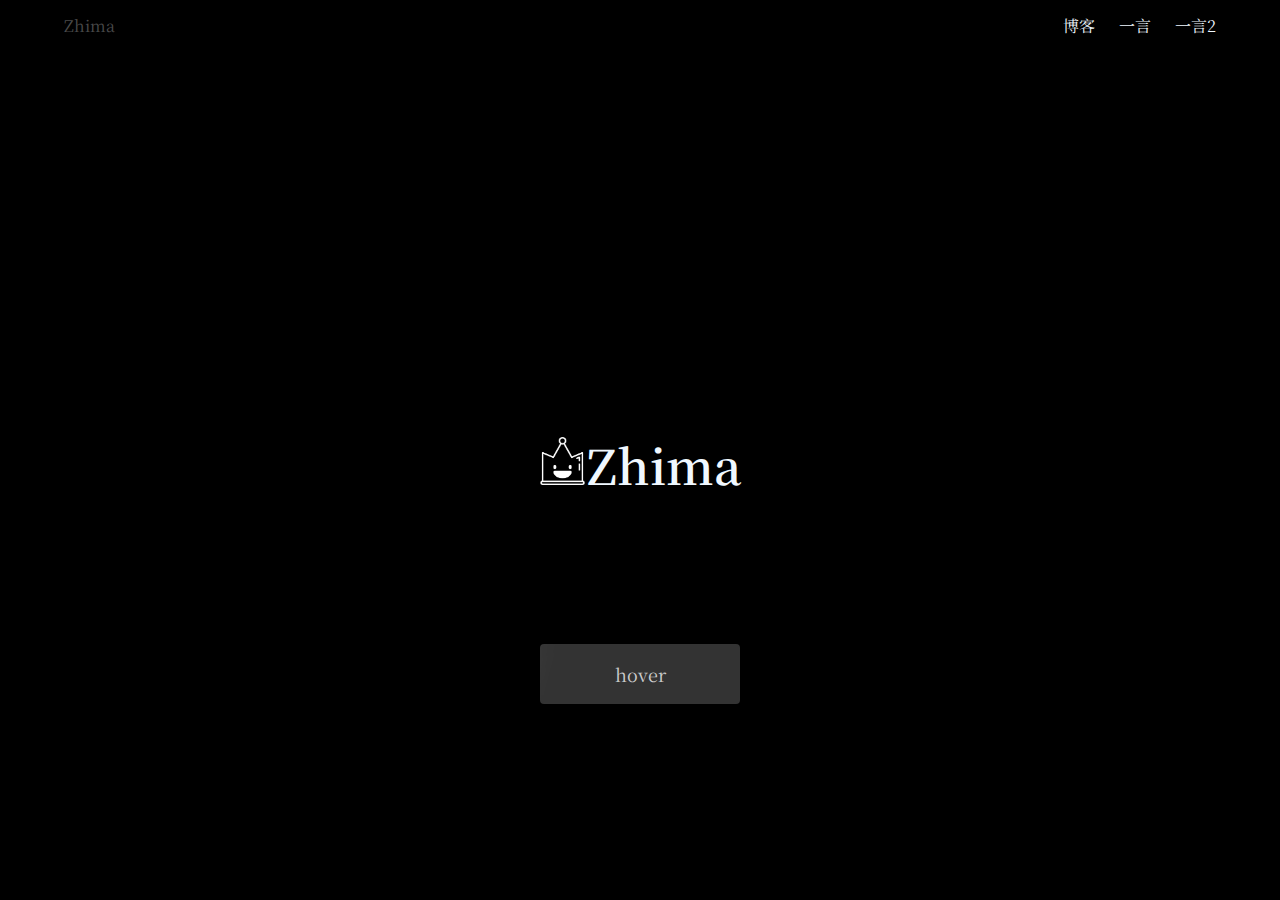
<file: index.html>
<!DOCTYPE html>
<html lang="en">

<head>
    <meta charset="UTF-8">
    <meta name="viewport" content="width=device-width, initial-scale=1.0">
    <title>Zhima</title>
    <link rel="stylesheet" href="./css/normalize.css">
    <link rel="stylesheet" href="./css/bulma.css">
    <link rel="stylesheet" href="./css/main.css">
    <!-- <link rel="stylesheet" href="css/debug.css"> -->
    <link href='https://fonts.googleapis.com/css?family=Noto+Serif+SC:600&subset=chinese-simplified' rel='stylesheet' type='text/css'>
    
</head>

<body>
    <section id="hero-color1" class="hero is-fullheight">
        <!-- Hero head: will stick at the top -->
        <div class="hero-head">
            <header class="navbar">
                <div class="container">
                    <div class="navbar-brand">
                        <a class="navbar-item">
                            Zhima
                        </a>
                    </div>
                    <div class="navbar-menu">
                        <div class="navbar-end">
                            <a class="navbar-item color-white">
                                博客
                            </a>
                            <a class="navbar-item color-white" href="./html/yiyan.html">
                                一言
                            </a>
                            <a class="navbar-item color-white" href="./html/yiyan2.html">
                                一言2
                            </a>
                        </div>
                    </div>
                </div>
            </header>
        </div>

        <!-- Hero content: will be in the middle -->
        <div class="hero-body">
            <div class="container has-text-centered">
                <h1 id="h1-size1" class="title color-white">
                    <img src="img/logo.png">Zhima
                </h1>
                <button>hover</button>
            </div>
        </div>


    </section>
    <!-- <script src="./js/main.js"></script> -->
</body>

</html>
</file>
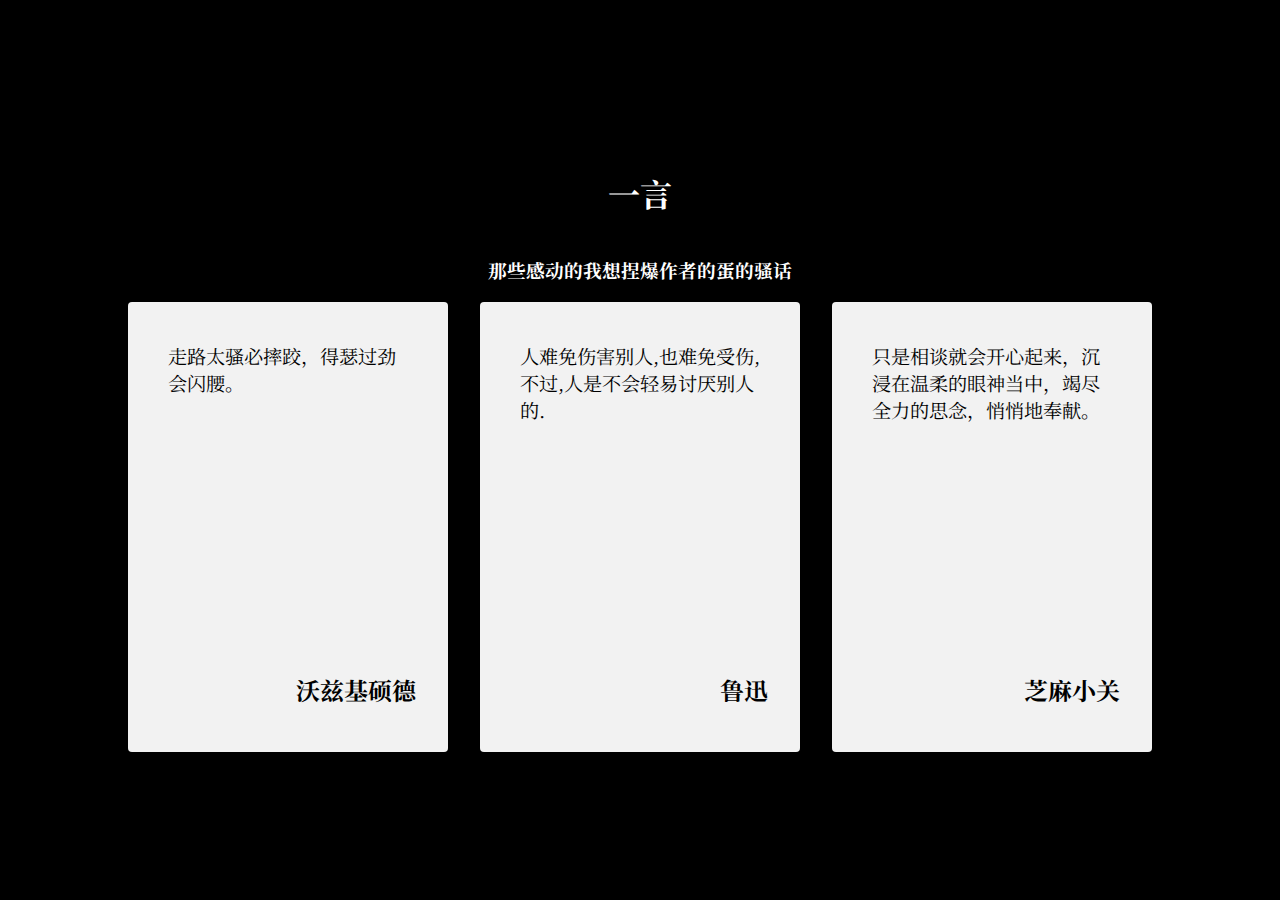
<file: html/yiyan.html>
<!DOCTYPE html>
<html lang="en">

<head>
  <meta charset="UTF-8">
  <title>一言</title>


  <link href='https://fonts.googleapis.com/css?family=Noto+Serif+SC:600&subset=chinese-simplified' rel='stylesheet' type='text/css'>
  <link rel="stylesheet" href="../css/yiyan.css">


</head>

<body>

  <h1>一言</h1>
  <h3>那些感动的我想捏爆作者的蛋的骚话</h3>
  <div class="quotes">
    <div class="card">
      <div class="box box1">
        <p>走路太骚必摔跤，得瑟过劲会闪腰。 </p>
        <h2>沃兹基硕德</h2>
      </div>
      <div class="bg"></div>
    </div>
    <div class="card">
      <div class="box box2">
        <p>人难免伤害别人,也难免受伤,不过,人是不会轻易讨厌别人的.</p>
        <h2>鲁迅</h2>
      </div>
      <div class="bg"></div>
    </div>
    <div class="card">
      <div class="box box3">
        <p>只是相谈就会开心起来，沉浸在温柔的眼神当中，竭尽全力的思念，悄悄地奉献。</p>
        <h2>芝麻小关</h2>
      </div>
      <div class="bg"></div>
    </div>
  </div>



</body>

</html>
</file>
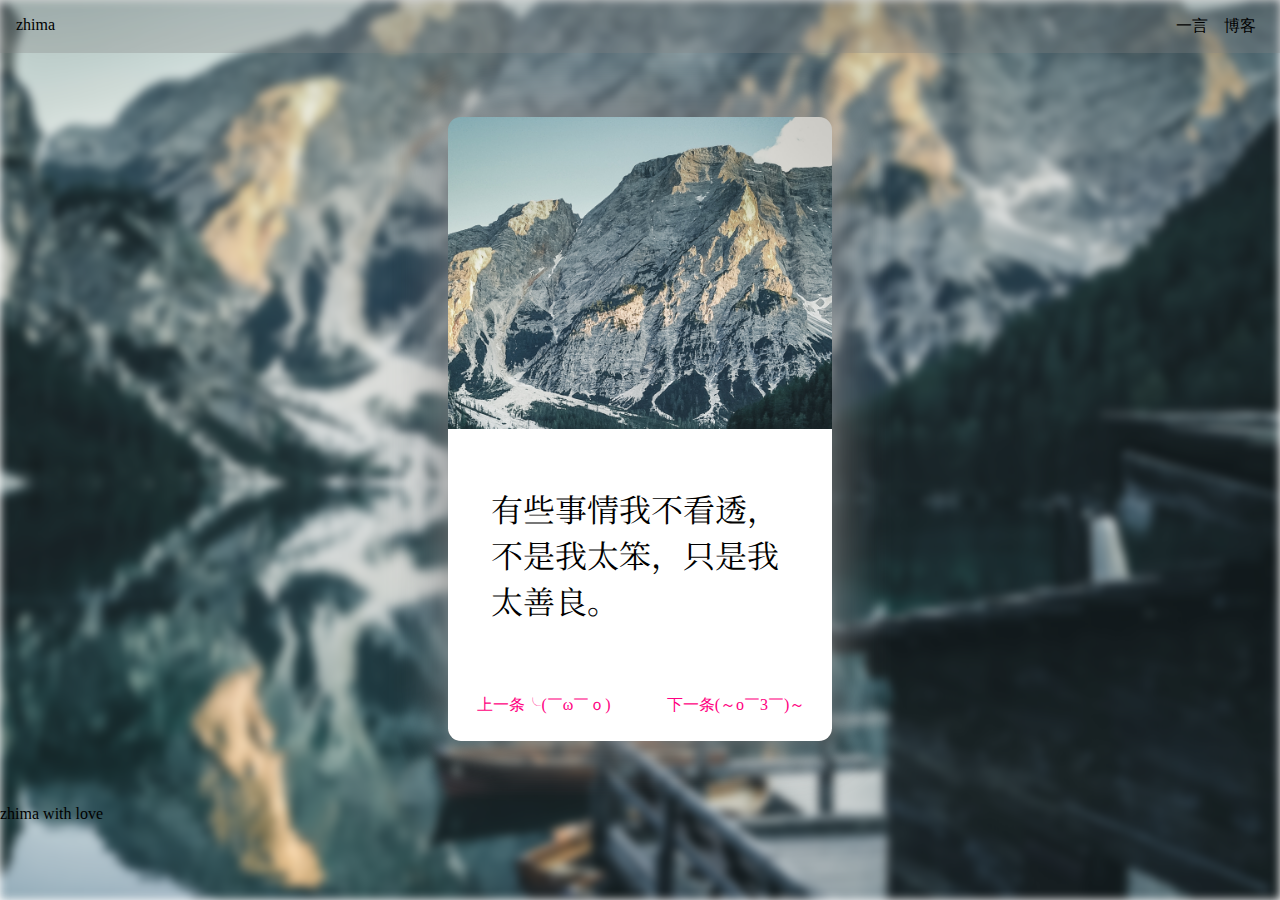
<file: html/yiyan2.html>
<!DOCTYPE html>
<html lang="en">
<head>
    <meta charset="UTF-8">
    <meta name="viewport" content="width=device-width, initial-scale=1.0">
    <title>一言</title>
    <link href="https://fonts.googleapis.com/css?family=Noto+Serif+SC:500&amp;subset=chinese-simplified" rel="stylesheet">
    <link rel="stylesheet" href="../css/yiyan2.css">

    <!-- <link rel="stylesheet" href="debug.css"> -->
</head>

<body>
    <div class="bg"></div>
    <div class="mengban"></div>
    <div class="nav row">
            <div class="logo col-2">
                zhima
            </div> 
        <div class="menu col-10">
            <span class="menu-item">博客</span>
            <span class="menu-item">一言</span>
        </div>    
    </div>
    <div class="main">
        <div class="main-content">
            <div class="yiyan">有些事情我不看透，不是我太笨，只是我太善良。</div>

        </div>
        <div class="main-page">
        <a class="page-item1" href="">上一条╰(￣ω￣ｏ)</a>
        <a class="page-item2" href="">下一条(～o￣3￣)～</a>
        </div>
    </div>
    <div class="footer">
        <p>zhima with love</p>
    </div>


</body>
</html>
</file>
<file: css/main.css>
body {
    font-family: 'Noto Serif SC', serif;
}
#hero-color1 {
    background-color: black;
}

#h1-size1 {
    font-size: 3em;
}
#h1-size1 img {
    height: 1em;
}
.color-white{
    color: aliceblue;
}
a.navbar-item:hover {
  background-color: #ff0081;
  color: white;
}

/* ----------------------- */

button {
    position: absolute;
    left: 50%;
    top: 300%;
    -webkit-transform: translateX(-50%) translateY(-50%);
            transform: translateX(-50%) translateY(-50%);
  }
  
  
  
  button {
    background: #333;
    color: #ccc;
    width: 200px;
    height: 60px;
    border: 0;
    font-size: 18px;
    border-radius: 4px;
    font-family: 'Noto Serif SC', sans-serif;
    transition: .6s;
    overflow: hidden;
  }
  button:focus {
    outline: 0;
  }
  button:before {
    content: '';
    display: block;
    position: absolute;
    background: rgba(255, 255, 255, 0.5);
    width: 60px;
    height: 100%;
    left: 0;
    top: 0;
    opacity: .5;
    -webkit-filter: blur(30px);
            filter: blur(30px);
    -webkit-transform: translateX(-100px) skewX(-15deg);
            transform: translateX(-100px) skewX(-15deg);
  }
  button:after {
    content: '';
    display: block;
    position: absolute;
    background: rgba(255, 255, 255, 0.2);
    width: 30px;
    height: 100%;
    left: 30px;
    top: 0;
    opacity: 0;
    -webkit-filter: blur(5px);
            filter: blur(5px);
    -webkit-transform: translateX(-100px) skewX(-15deg);
            transform: translateX(-100px) skewX(-15deg);
  }
  button:hover {
    background: #ff0081;
    cursor: pointer;
  }
  button:hover:before {
    -webkit-transform: translateX(300px) skewX(-15deg);
            transform: translateX(300px) skewX(-15deg);
    opacity: 0.6;
    transition: .7s;
  }
  button:hover:after {
    -webkit-transform: translateX(300px) skewX(-15deg);
            transform: translateX(300px) skewX(-15deg);
    opacity: 1;
    transition: .7s;
  }
</file>
<file: css/debug.css>
/*! debug.css | MIT License | zaydek.github.com/debug.css */
*:not(path):not(g) {
	color:                    hsla(210, 100%, 100%, 1) !important;
	background:               hsla(210, 100%,  50%, 0.1) !important;
	outline:    solid 0.25rem hsla(210, 100%, 100%, 0.1) !important;

	box-shadow: none !important;
}
</file>
<file: css/yiyan.css>
body {
  font-family: 'Noto Serif SC', sans-serif;
  margin: 0;
  padding: 0;
  display: flex;
  flex-direction: column;
  justify-content: center;
  align-items: center;
  min-height: 100vh;
  background-color: black;
  -webkit-font-smoothing: antialiased;
  -moz-osx-font-smoothing: grayscale;
}

h1,
h3 {
  color: white;
}

.quotes {
  width: 80vw;
  min-height: 400px;
  display: flex;
  flex-wrap: wrap;
  justify-content: space-between;
  z-index: 2;
}

.quotes .box {
  position: relative;
  width: 25vw;
  height: 50vh;
  min-height: 320px;
  background: #f2f2f2;
  overflow: hidden;
  transition: all 0.5s ease-in;
  z-index: 2;
  box-sizing: border-box;
  padding: 30px;
  /* box-shadow: -10px 25px 50px rgba(0, 0, 0, 0.3); */
  border-radius: 4px;
}



.quotes .box p {
  margin: 0;
  padding: 10px;
  font-size: 1.2rem;
}

.quotes .box h2 {
  position: absolute;
  margin: 0;
  padding: 0;
  bottom: 10%;
  right: 10%;
  font-size: 1.5rem;
}

.quotes .box:hover {
  color: #f2f2f2;
  box-shadow: 0px 0px 100px rgba(0, 0, 0, 0.5);
}

.quotes .bg {
  position: absolute;
  top: 0;
  left: 0;
  z-index: 1;
  opacity: 0;
  transition: all 0.5s ease-in;
  pointer-events: none;
  width: 100%;
  height: 100%;
  overflow: hidden;
}

.quotes .box.box1:hover,
.quotes .box.box1:hover~.bg {
  opacity: 1;
  background: #e2a9e5;
  background: -moz-linear-gradient(-45deg, #e2a9e5 15%, #ff0081 100%);
  background: -webkit-linear-gradient(-45deg, #e2a9e5 15%, #ff0081 100%);
  background: linear-gradient(135deg, #e2a9e5 15%, #ff0081 100%);
}

.quotes .box.box2:hover,
.quotes .box.box2:hover~.bg {
  opacity: 1;
  background: #632c65;
  background: -moz-linear-gradient(-45deg, #632c65 15%, #56a5e2 100%);
  background: -webkit-linear-gradient(-45deg, #632c65 15%, #56a5e2 100%);
  background: linear-gradient(135deg, #632c65 15%, #56a5e2 100%);
}

.quotes .box.box3:hover,
.quotes .box.box3:hover~.bg {
  opacity: 1;
  background: #4b384c;
  background: -moz-linear-gradient(-45deg, #4b384c 15%, #da5de2 100%);
  background: -webkit-linear-gradient(-45deg, #4b384c 15%, #da5de2 100%);
  background: linear-gradient(135deg, #4b384c 15%, #da5de2 100%);
}
</file>
<file: css/yiyan2.css>
* {
    box-sizing: border-box;
}
a {
    color: #ff0081;
    text-decoration: none;
}
body {
    margin: 0;
    height: 99vh;
}
.bg {
    position: absolute;
    width: 100%;
    height: 100%;
    background: url('../img/robert-bahn-1350715-unsplash.jpg');
    background-position: center;
    background-size: cover;
    z-index: -1;
    filter: blur(5px);
}



/* -----------clounm----------- */
.col-1 {width: 8.33%;}
.col-2 {width: 16.66%;}
.col-3 {width: 25%;}
.col-4 {width: 33.33%;}
.col-5 {width: 41.66%;}
.col-6 {width: 50%;}
.col-7 {width: 58.33%;}
.col-8 {width: 66.66%;}
.col-9 {width: 75%;}
.col-10 {width: 83.33%;}
.col-11 {width: 91.66%;}
.col-12 {width: 100%;}
[class*="col-"] {
    float: left;
    padding: 1rem;
}
.row:after {
    content: "";
    clear: both;
    display: block;
}
/* -----------clounm----------- */


.nav {
    background-color: rgba(133, 133, 133, 0.308)
}
.menu-item {
    float: right;
    margin: 0 0.5rem;
    
}


.main {
    display: flex;
    flex-direction: column;
    justify-content: flex-end;
    width: 30%;
    height: 70%;
    margin: auto;
    margin-top: 5%;
    margin-bottom: 5%;
    background: rgb(250, 250, 250) url('../img/robert-bahn-1350715-unsplash.jpg');
    background-position: center;
    background-size: cover;
    box-shadow: 0px 0px 3.5rem #888888;
    border-radius: 0.8rem;
}
@media (max-width: 1200px) {
    .main{
    display: flex;
    flex-direction: column;
    justify-content: flex-end;
    width: 40%;
    height: 70%;
    margin: auto;
    margin-top: 5%;
    margin-bottom: 5%;
    background: rgb(250, 250, 250) url('../img/robert-bahn-1350715-unsplash.jpg');
    background-position: center;
    background-size: cover;
    box-shadow: 0px 0px 3.5rem #888888;
    border-radius: 0.8rem;
    } 
}
@media (max-width: 960px) {
    .main{
    display: flex;
    flex-direction: column;
    justify-content: flex-end;
    width: 50%;
    height: 70%;
    margin: auto;
    margin-top: 5%;
    margin-bottom: 5%;
    background: rgb(250, 250, 250) url('../img/robert-bahn-1350715-unsplash.jpg');
    background-position: center;
    background-size: cover;
    box-shadow: 0px 0px 3.5rem #888888;
    border-radius: 0.8rem;
    } 
}
@media (max-width: 768px) {
    .main{
    display: flex;
    flex-direction: column;
    justify-content: flex-end;
    width: 60%;
    height: 70%;
    margin: auto;
    margin-top: 5%;
    margin-bottom: 5%;
    background: rgb(250, 250, 250) url('../img/robert-bahn-1350715-unsplash.jpg');
    background-position: center;
    background-size: cover;
    box-shadow: 0px 0px 3.5rem #888888;
    border-radius: 0.8rem;
    } 
}
@media (max-width: 480px) {
    .main{
    display: flex;
    flex-direction: column;
    justify-content: flex-end;
    width: 80%;
    height: 70%;
    margin: auto;
    margin-top: 5%;
    margin-bottom: 5%;
    background: rgb(250, 250, 250) url('../img/robert-bahn-1350715-unsplash.jpg');
    background-position: center;
    background-size: cover;
    box-shadow: 0px 0px 3.5rem #888888;
    border-radius: 0.8rem;
    } 
}

.main-content {
    width: 100%;
    height: 40%;
    background-color: rgb(255, 255, 255);
    display: flex;
    align-items: center;
}
.yiyan {
    width: 90%;
    margin: auto;
    padding: 1.5rem;
    font-size: 2rem;
    font-family: 'Noto Serif SC', serif;
}

.main-page {
    width: 100%;
    height: 10%;
    background-color: rgb(255, 255, 255);
    border-radius: 0 0 0.8rem 0.8rem;
}
.page-item1 {
    display: block;
    width: 50%;
    height: 100%;
    float: left;
    text-align: center;
    line-height: 53px;
}
.page-item2 {
    display: block;
    width: 50%;
    height: 100%;
    float: left;
    text-align: center;
    line-height: 53px;
}
.page-item1:hover {
    display: block;
    width: 50%;
    height: 100%;
    float: left;
    text-align: center;
    line-height: 53px;
    background-color: #ff0081;
    border-radius: 0 0 0 0.8rem;
    color: white;
}
.page-item2:hover {
    display: block;
    width: 50%;
    height: 100%;
    float: left;
    text-align: center;
    line-height: 53px;
    background-color: #ff0081;
    border-radius: 0 0 0.8rem 0;
    color: white;
}
</file>
